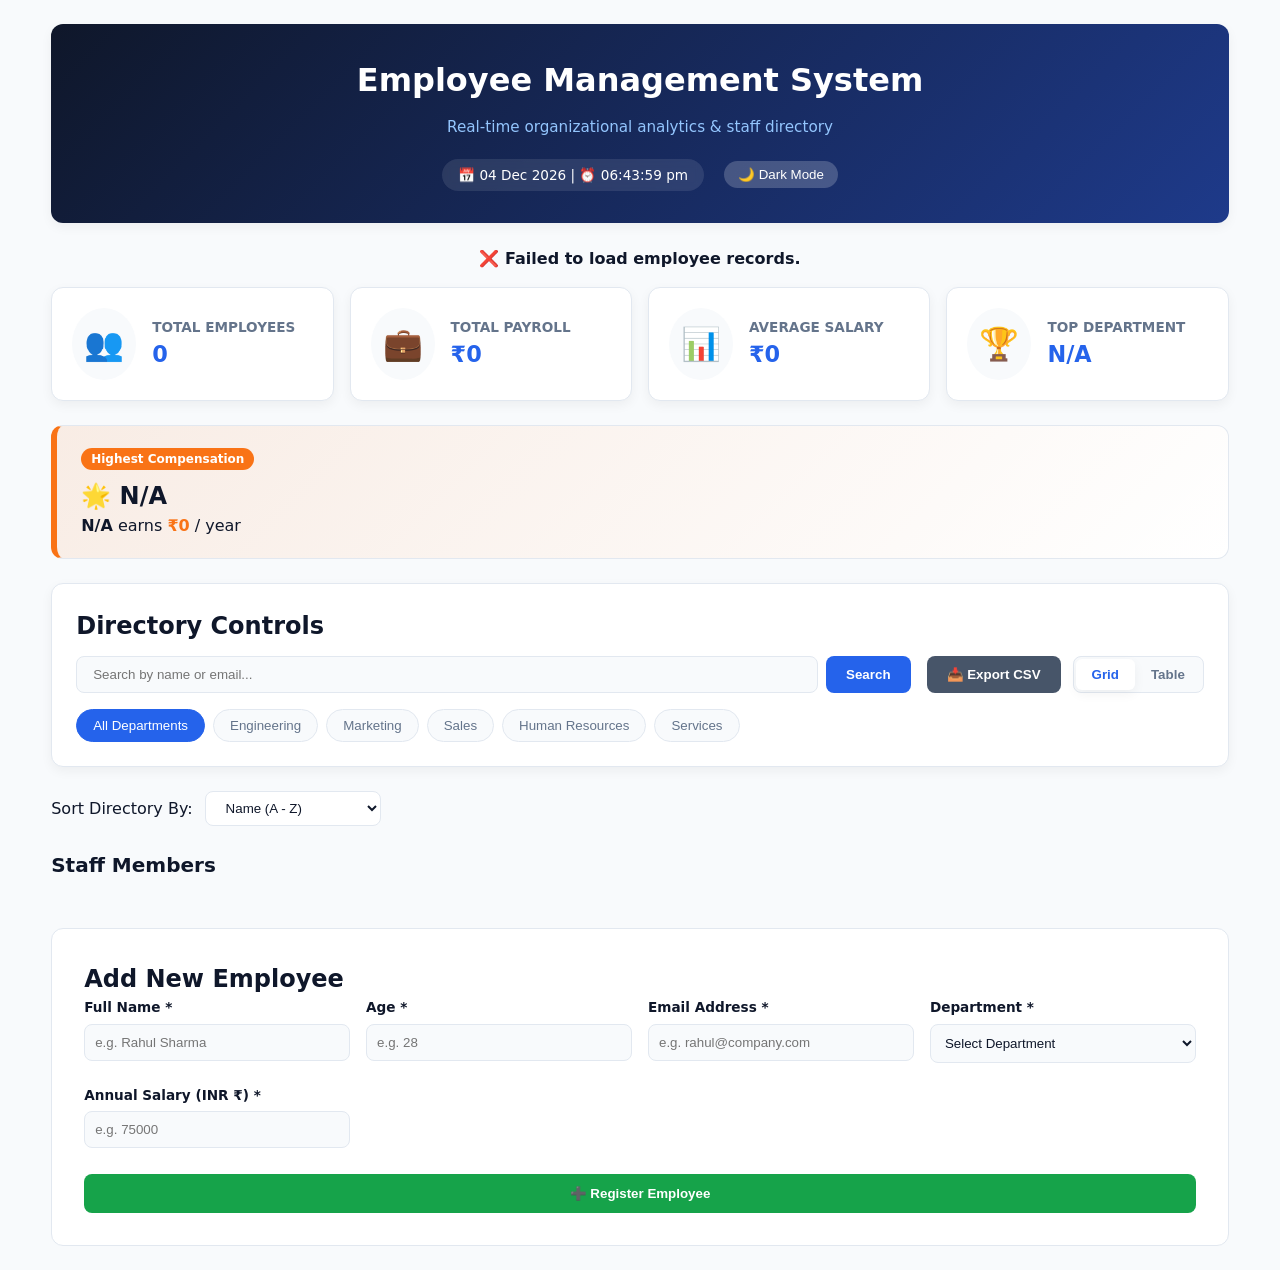
<file: index.html>
<!doctype html>
<html lang="en" data-theme="light">
  <head>
    <meta charset="UTF-8" />
    <meta name="viewport" content="width=device-width, initial-scale=1.0" />
    <title>Enterprise Employee Dashboard</title>
    <link rel="stylesheet" href="style.css" />
  </head>
  <body>
    <div class="container">
      <header>
        <div class="header-content">
          <h1>Employee Management System</h1>
          <p class="subtitle">
            Real-time organizational analytics & staff directory
          </p>
          <div class="header-meta">
            <div class="datetime">
              📅 <span id="currentDate">--</span> | ⏰
              <span id="currentTime">--</span>
            </div>
            <button
              id="themeToggleBtn"
              class="btn-icon"
              aria-label="Toggle Theme"
            >
              🌙 Dark Mode
            </button>
          </div>
        </div>
      </header>
      <div id="statusMessage" class="status-container"></div>

      <section class="statistics">
        <div class="stat-card">
          <div class="stat-icon">👥</div>
          <div>
            <h3>Total Employees</h3>
            <p id="employeeCount">0</p>
          </div>
        </div>
        <div class="stat-card">
          <div class="stat-icon">💼</div>
          <div>
            <h3>Total Payroll</h3>
            <p id="totalSalary">₹0</p>
          </div>
        </div>
        <div class="stat-card">
          <div class="stat-icon">📊</div>
          <div>
            <h3>Average Salary</h3>
            <p id="averageSalary">₹0</p>
          </div>
        </div>
        <div class="stat-card">
          <div class="stat-icon">🏆</div>
          <div>
            <h3>Top Department</h3>
            <p id="topDepartment">N/A</p>
          </div>
        </div>
      </section>

      <section class="highest-salary">
        <div class="badge">Highest Compensation</div>
        <h2>🌟 <span id="highestPaid">N/A</span></h2>
        <p>
          <strong id="highestEmployeeName">N/A</strong> earns
          <span id="highestEmployeeSalary" class="highlight-price">₹0</span> /
          year
        </p>
      </section>

      <section class="search-section">
        <h2>Directory Controls</h2>
        <div class="control-bar">
          <div class="search-box">
            <input
              type="text"
              id="searchInput"
              placeholder="Search by name or email..."
            />
            <button id="searchBtn">Search</button>
          </div>
          <div class="action-buttons">
            <button id="exportCsvBtn" class="btn-secondary">
              📥 Export CSV
            </button>
            <div class="view-toggle">
              <button id="gridViewBtn" class="toggle-btn active">Grid</button>
              <button id="tableViewBtn" class="toggle-btn">Table</button>
            </div>
          </div>
        </div>

        <!-- Department Filters -->
        <div class="filter-section">
          <button class="filter-btn active" data-department="All">
            All Departments
          </button>
          <button class="filter-btn" data-department="Engineering">
            Engineering
          </button>
          <button class="filter-btn" data-department="Marketing">
            Marketing
          </button>
          <button class="filter-btn" data-department="Sales">Sales</button>
          <button class="filter-btn" data-department="Human Resources">
            Human Resources
          </button>
          <button class="filter-btn" data-department="Services">
            Services
          </button>
        </div>
      </section>

      <!-- Sorting & Sorting Controls -->
      <section class="sort-section">
        <label for="sortSelect">Sort Directory By:</label>
        <select id="sortSelect">
          <option value="nameAsc">Name (A - Z)</option>
          <option value="nameDesc">Name (Z - A)</option>
          <option value="salaryDesc">Salary (High to Low)</option>
          <option value="salaryAsc">Salary (Low to High)</option>
          <option value="ageAsc">Age (Youngest First)</option>
          <option value="ageDesc">Age (Oldest First)</option>
        </select>
      </section>

      <!-- Employee List Section -->
      <h2 class="section-title">Staff Members</h2>
      <div id="employeeContainer" class="employee-container grid-view">
        <!-- Rendered via JS -->
      </div>

      <!-- Add Employee Form Section -->
      <section class="add-employee">
        <h2>Add New Employee</h2>
        <form id="employeeForm" novalidate>
          <div class="form-grid">
            <div class="form-group">
              <label for="name">Full Name *</label>
              <input type="text" id="name" placeholder="e.g. Rahul Sharma" />
              <span id="nameError" class="error"></span>
            </div>

            <div class="form-group">
              <label for="age">Age *</label>
              <input type="number" id="age" placeholder="e.g. 28" />
              <span id="ageError" class="error"></span>
            </div>

            <div class="form-group">
              <label for="email">Email Address *</label>
              <input
                type="email"
                id="email"
                placeholder="e.g. rahul@company.com"
              />
              <span id="emailError" class="error"></span>
            </div>

            <div class="form-group">
              <label for="department">Department *</label>
              <select id="department">
                <option value="">Select Department</option>
                <option value="Engineering">Engineering</option>
                <option value="Marketing">Marketing</option>
                <option value="Sales">Sales</option>
                <option value="Human Resources">Human Resources</option>
                <option value="Services">Services</option>
              </select>
              <span id="departmentError" class="error"></span>
            </div>

            <div class="form-group">
              <label for="salary">Annual Salary (INR ₹) *</label>
              <input type="number" id="salary" placeholder="e.g. 75000" />
              <span id="salaryError" class="error"></span>
            </div>
          </div>

          <button type="submit" class="add-btn">➕ Register Employee</button>
        </form>
      </section>
    </div>

    <div id="editModal" class="modal">
      <div class="modal-content">
        <span id="closeModal" class="close-btn">&times;</span>
        <h2>Edit Employee Details</h2>
        <form id="editEmployeeForm">
          <input type="hidden" id="editEmpId" />
          <div class="form-group">
            <label for="editName">Full Name</label>
            <input type="text" id="editName" required />
          </div>
          <div class="form-group">
            <label for="editDepartment">Department</label>
            <select id="editDepartment" required>
              <option value="Engineering">Engineering</option>
              <option value="Marketing">Marketing</option>
              <option value="Sales">Sales</option>
              <option value="Human Resources">Human Resources</option>
              <option value="Services">Services</option>
            </select>
          </div>
          <div class="form-group">
            <label for="editSalary">Salary (₹)</label>
            <input type="number" id="editSalary" required />
          </div>
          <button type="submit" class="add-btn">💾 Save Changes</button>
        </form>
      </div>
    </div>

    <script src="script.js"></script>
  </body>
</html>
</file>
<file: style.css>
:root {
    --bg-main: #f8fafc;
    --surface: #ffffff;
    --surface-hover: #f1f5f9;
    --text-main: #0f172a;
    --text-muted: #64748b;
    --border: #e2e8f0;
    --primary: #2563eb;
    --primary-hover: #1d4ed8;
    --success: #16a34a;
    --danger: #dc2626;
    --header-bg: linear-gradient(135deg, #0f172a 0%, #1e3a8a 100%);
    --shadow: 0 4px 12px rgba(0, 0, 0, 0.05);
    --radius: 12px;
    --transition: all 0.25s cubic-bezier(0.4, 0, 0.2, 1);
}

[data-theme="dark"] {
    --bg-main: #0f172a;
    --surface: #1e293b;
    --surface-hover: #334155;
    --text-main: #f8fafc;
    --text-muted: #94a3b8;
    --border: #334155;
    --primary: #3b82f6;
    --primary-hover: #60a5fa;
    --header-bg: linear-gradient(135deg, #020617 0%, #0f172a 100%);
    --shadow: 0 4px 12px rgba(0, 0, 0, 0.3);
}

* {
    margin: 0;
    padding: 0;
    box-sizing: border-box;
}

body {
    font-family: system-ui, -apple-system, BlinkMacSystemFont, 'Segoe UI', Roboto, sans-serif;
    background-color: var(--bg-main);
    color: var(--text-main);
    transition: background-color 0.3s ease, color 0.3s ease;
    line-height: 1.5;
}

.container {
    width: 92%;
    max-width: 1280px;
    margin: 0 auto;
    padding: 24px 0;
}
 
header {
    background: var(--header-bg);
    color: #ffffff;
    padding: 32px;
    border-radius: var(--radius);
    box-shadow: var(--shadow);
    margin-bottom: 24px;
}

.header-content {
    display: flex;
    flex-direction: column;
    align-items: center;
    gap: 12px;
}

.subtitle {
    color: #93c5fd;
    font-size: 0.95rem;
}

.header-meta {
    display: flex;
    align-items: center;
    gap: 20px;
    margin-top: 8px;
}

.datetime {
    background: rgba(255, 255, 255, 0.1);
    padding: 6px 16px;
    border-radius: 20px;
    font-size: 0.85rem;
    backdrop-filter: blur(4px);
}

.btn-icon {
    background: rgba(255, 255, 255, 0.2);
    border: none;
    color: white;
    padding: 6px 14px;
    border-radius: 20px;
    cursor: pointer;
    transition: var(--transition);
}

.btn-icon:hover {
    background: rgba(255, 255, 255, 0.3);
}

/* Statistics Grid */
.statistics {
    display: grid;
    grid-template-columns: repeat(auto-fit, minmax(220px, 1fr));
    gap: 16px;
    margin-bottom: 24px;
}

.stat-card {
    background: var(--surface);
    padding: 20px;
    border-radius: var(--radius);
    border: 1px solid var(--border);
    display: flex;
    align-items: center;
    gap: 16px;
    box-shadow: var(--shadow);
    transition: var(--transition);
}

.stat-card:hover {
    transform: translateY(-3px);
}

.stat-icon {
    font-size: 2rem;
    background: var(--bg-main);
    padding: 12px;
    border-radius: 50%;
}

.stat-card h3 {
    font-size: 0.85rem;
    color: var(--text-muted);
    text-transform: uppercase;
}

.stat-card p {
    font-size: 1.4rem;
    font-weight: 700;
    color: var(--primary);
}

/* Highest Salary Section */
.highest-salary {
    background: linear-gradient(135deg, rgba(249, 115, 22, 0.1) 0%, var(--surface) 100%);
    border-left: 6px solid #f97316;
    padding: 20px 24px;
    border-radius: var(--radius);
    margin-bottom: 24px;
    border-top: 1px solid var(--border);
    border-right: 1px solid var(--border);
    border-bottom: 1px solid var(--border);
}

.badge {
    display: inline-block;
    background: #f97316;
    color: white;
    padding: 2px 10px;
    border-radius: 12px;
    font-size: 0.75rem;
    font-weight: 600;
    margin-bottom: 8px;
}

.highlight-price {
    color: #f97316;
    font-weight: 700;
}
 
.search-section {
    background: var(--surface);
    padding: 24px;
    border-radius: var(--radius);
    border: 1px solid var(--border);
    margin-bottom: 24px;
    box-shadow: var(--shadow);
}

.control-bar {
    display: flex;
    gap: 16px;
    margin-top: 12px;
    flex-wrap: wrap;
}

.search-box {
    display: flex;
    flex: 1;
    gap: 8px;
    min-width: 280px;
}

.search-box input {
    flex: 1;
    padding: 10px 16px;
    border: 1px solid var(--border);
    border-radius: 8px;
    background: var(--bg-main);
    color: var(--text-main);
    outline: none;
}

.search-box button, .btn-secondary {
    padding: 10px 20px;
    background: var(--primary);
    color: white;
    border: none;
    border-radius: 8px;
    font-weight: 600;
    cursor: pointer;
    transition: var(--transition);
}

.btn-secondary {
    background: #475569;
}

.btn-secondary:hover {
    background: #334155;
}

.action-buttons {
    display: flex;
    gap: 12px;
}

.view-toggle {
    display: flex;
    background: var(--bg-main);
    border-radius: 8px;
    padding: 2px;
    border: 1px solid var(--border);
}

.toggle-btn {
    border: none;
    background: transparent;
    padding: 8px 16px;
    border-radius: 6px;
    color: var(--text-muted);
    cursor: pointer;
    font-weight: 600;
}

.toggle-btn.active {
    background: var(--surface);
    color: var(--primary);
    box-shadow: var(--shadow);
}

.filter-section {
    display: flex;
    gap: 8px;
    margin-top: 16px;
    flex-wrap: wrap;
}

.filter-btn {
    padding: 8px 16px;
    border: 1px solid var(--border);
    background: var(--bg-main);
    color: var(--text-muted);
    border-radius: 20px;
    cursor: pointer;
    transition: var(--transition);
}

.filter-btn.active, .filter-btn:hover {
    background: var(--primary);
    color: white;
    border-color: var(--primary);
}

.sort-section {
    margin-bottom: 24px;
    display: flex;
    align-items: center;
    gap: 12px;
}

.sort-section select {
    padding: 8px 16px;
    border-radius: 8px;
    border: 1px solid var(--border);
    background: var(--surface);
    color: var(--text-main);
}
 
.section-title {
    margin-bottom: 16px;
    font-size: 1.25rem;
}

.employee-container.grid-view {
    display: grid;
    grid-template-columns: repeat(auto-fill, minmax(280px, 1fr));
    gap: 20px;
}

.employee-card {
    background: var(--surface);
    border: 1px solid var(--border);
    border-radius: var(--radius);
    padding: 20px;
    box-shadow: var(--shadow);
    transition: var(--transition);
    display: flex;
    flex-direction: column;
    position: relative;
}

.employee-card:hover {
    transform: translateY(-4px);
    border-color: var(--primary);
}

.employee-card img {
    width: 80px;
    height: 80px;
    border-radius: 50%;
    margin: 0 auto 12px;
    object-fit: cover;
    border: 3px solid var(--border);
}

.employee-card h3 {
    text-align: center;
    margin-bottom: 12px;
}

.employee-card p {
    font-size: 0.9rem;
    color: var(--text-muted);
    margin-bottom: 6px;
    display: flex;
    justify-content: space-between;
}

.card-actions {
    display: flex;
    gap: 8px;
    margin-top: auto;
    padding-top: 12px;
}

.edit-btn, .delete-btn {
    flex: 1;
    padding: 8px;
    border: none;
    border-radius: 6px;
    cursor: pointer;
    font-weight: 600;
    transition: var(--transition);
}

.edit-btn { background: #eab308; color: white; }
.delete-btn { background: var(--danger); color: white; }

.edit-btn:hover { background: #ca8a04; }
.delete-btn:hover { background: #b91c1c; }

/* Table View Layout */
.employee-container.table-view {
    display: block;
    overflow-x: auto;
    background: var(--surface);
    border-radius: var(--radius);
    border: 1px solid var(--border);
}

.employee-table {
    width: 100%;
    border-collapse: collapse;
    text-align: left;
}

.employee-table th, .employee-table td {
    padding: 12px 16px;
    border-bottom: 1px solid var(--border);
}

.employee-table th {
    background: var(--bg-main);
    color: var(--text-muted);
}
 
.add-employee {
    background: var(--surface);
    padding: 32px;
    border-radius: var(--radius);
    border: 1px solid var(--border);
    margin-top: 32px;
}

.form-grid {
    display: grid;
    grid-template-columns: repeat(auto-fit, minmax(220px, 1fr));
    gap: 16px;
    margin-bottom: 20px;
}

.form-group {
    display: flex;
    flex-direction: column;
    gap: 6px;
}

.form-group label {
    font-size: 0.85rem;
    font-weight: 600;
}

.form-group input, .form-group select {
    padding: 10px;
    border: 1px solid var(--border);
    border-radius: 8px;
    background: var(--bg-main);
    color: var(--text-main);
}

.error {
    color: var(--danger);
    font-size: 0.75rem;
}

.add-btn {
    width: 100%;
    padding: 12px;
    background: var(--success);
    color: white;
    border: none;
    border-radius: 8px;
    font-weight: 700;
    cursor: pointer;
}

.modal {
    display: none;
    position: fixed;
    top: 0; left: 0; width: 100%; height: 100%;
    background: rgba(0,0,0,0.5);
    align-items: center; justifyContent: center;
}

.modal-content {
    background: var(--surface);
    padding: 24px;
    border-radius: var(--radius);
    width: 90%; max-width: 450px;
    position: relative;
}

.close-btn {
    position: absolute; right: 16px; top: 12px;
    font-size: 1.5rem; cursor: pointer;
}

.status-container {
    margin-bottom: 16px;
    text-align: center;
    font-weight: 600;
}
</file>
